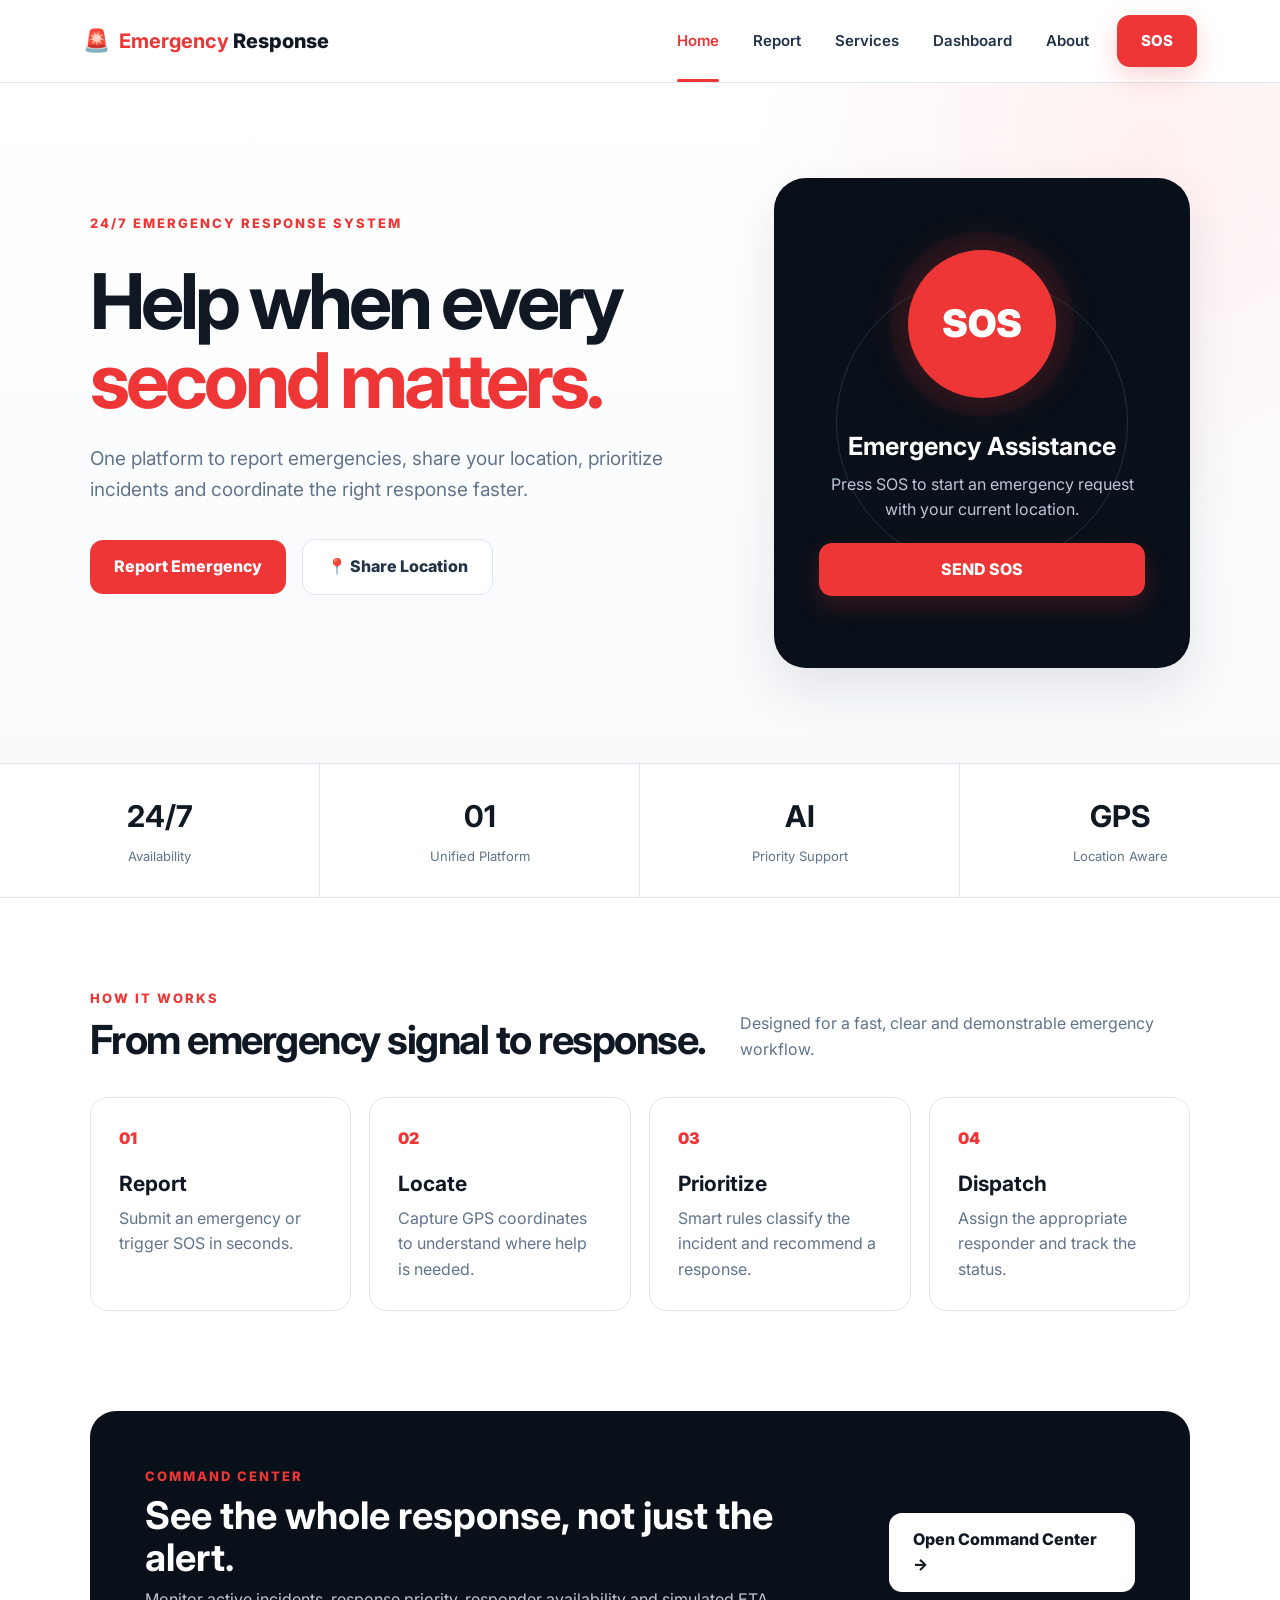
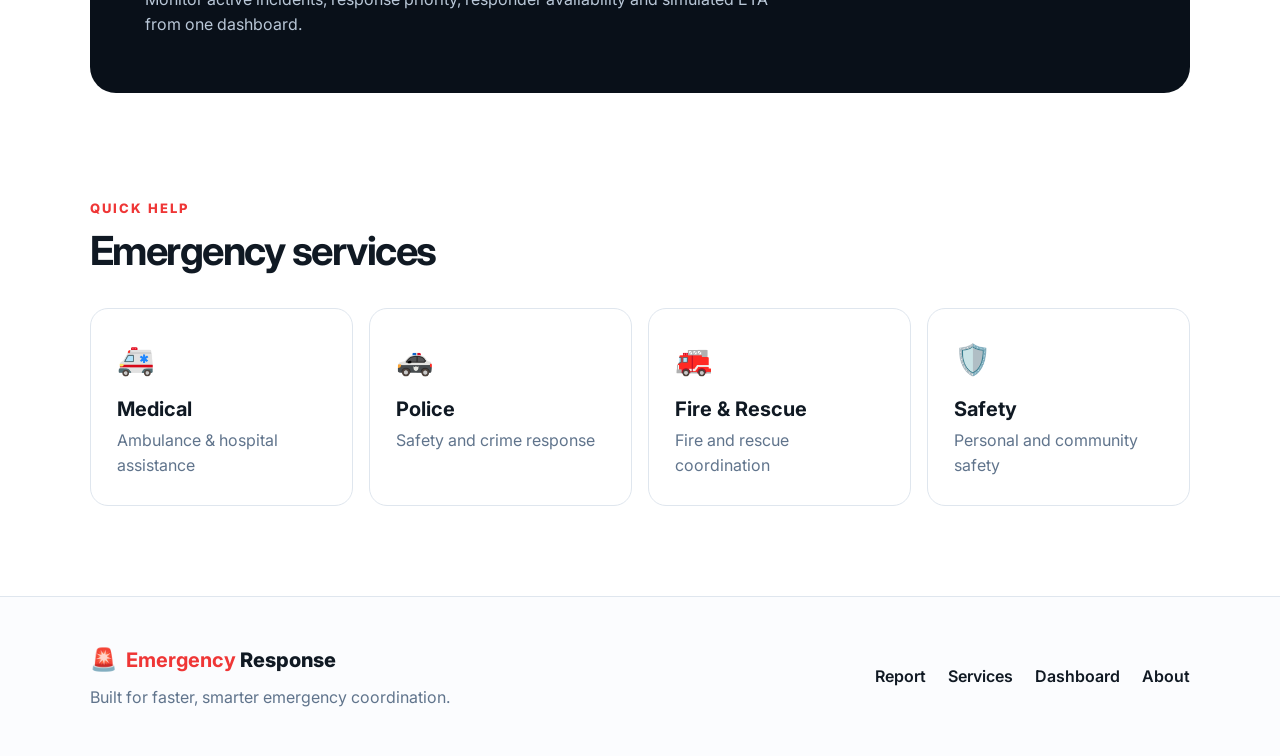
<file: index.html>
<!DOCTYPE html>
<html lang="en">
<head>
  <meta charset="UTF-8">
  <meta name="viewport" content="width=device-width, initial-scale=1.0">

  <meta
    name="description"
    content="Emergency Response Platform - fast, location-aware emergency coordination."
  >

  <title>Emergency Response | Home</title>

  <!-- FAVICON -->
  <link rel="icon" type="image/x-icon" href="logo.ico">
  <link rel="shortcut icon" type="image/x-icon" href="logo.ico">
  
  <link rel="preconnect" href="https://fonts.googleapis.com">
  <link rel="preconnect" href="https://fonts.gstatic.com" crossorigin>

  <link
    href="https://fonts.googleapis.com/css2?family=Inter:wght@400;500;600;700;800&display=swap"
    rel="stylesheet"
  >

  <link rel="stylesheet" href="css/style.css">
</head>

<body>

<header class="navbar">

  <!-- LOGO -->
  <a class="brand" href="/">
    <span class="brand-icon">🚨</span>
    <span><b>Emergency</b> Response</span>
  </a>

  <!-- NAVIGATION -->
  <nav class="nav-links" aria-label="Main navigation">
    <a class="active" href="/">Home</a>
    <a href="/report">Report</a>
    <a href="/services">Services</a>
    <a href="/dashboard">Dashboard</a>
    <a href="/about">About</a>
  </nav>

  <!-- SOS BUTTON -->
  <button class="sos-nav" onclick="openSOS()">SOS</button>

  <!-- MOBILE MENU -->
  <button
    class="menu-btn"
    onclick="toggleMenu()"
    aria-label="Open menu"
  >
    ☰
  </button>

</header>


<main>

  <!-- HERO SECTION -->
  <section class="hero">

    <div class="hero-copy">

      <div class="eyebrow">
        24/7 EMERGENCY RESPONSE SYSTEM
      </div>

      <h1>
        Help when every<br>
        <span>second matters.</span>
      </h1>

      <p class="hero-text">
        One platform to report emergencies, share your location,
        prioritize incidents and coordinate the right response faster.
      </p>

      <div class="hero-actions">

        <!-- CLEAN URL -->
        <a
          class="btn btn-primary"
          href="/report"
        >
          Report Emergency
        </a>

        <button
          class="btn btn-secondary"
          onclick="shareLocation()"
        >
          📍 Share Location
        </button>

      </div>

      <div
        id="locationStatus"
        class="location-status"
        aria-live="polite"
      ></div>

    </div>


    <!-- SOS CARD -->
    <div class="sos-card">

      <div class="pulse-ring"></div>

      <div class="sos-circle">
        SOS
      </div>

      <h2>
        Emergency Assistance
      </h2>

      <p>
        Press SOS to start an emergency request
        with your current location.
      </p>

      <button
        class="btn btn-danger wide"
        onclick="openSOS()"
      >
        SEND SOS
      </button>

    </div>

  </section>


  <!-- STATS -->
  <section class="stats-strip">

    <div>
      <strong>24/7</strong>
      <span>Availability</span>
    </div>

    <div>
      <strong>01</strong>
      <span>Unified Platform</span>
    </div>

    <div>
      <strong>AI</strong>
      <span>Priority Support</span>
    </div>

    <div>
      <strong>GPS</strong>
      <span>Location Aware</span>
    </div>

  </section>


  <!-- HOW IT WORKS -->
  <section class="section">

    <div class="section-heading">

      <div>

        <div class="eyebrow">
          HOW IT WORKS
        </div>

        <h2>
          From emergency signal to response.
        </h2>

      </div>

      <p>
        Designed for a fast, clear and demonstrable
        emergency workflow.
      </p>

    </div>


    <div class="workflow">

      <div class="workflow-card">

        <span>01</span>

        <h3>
          Report
        </h3>

        <p>
          Submit an emergency or trigger SOS in seconds.
        </p>

      </div>


      <div class="workflow-card">

        <span>02</span>

        <h3>
          Locate
        </h3>

        <p>
          Capture GPS coordinates to understand
          where help is needed.
        </p>

      </div>


      <div class="workflow-card">

        <span>03</span>

        <h3>
          Prioritize
        </h3>

        <p>
          Smart rules classify the incident and
          recommend a response.
        </p>

      </div>


      <div class="workflow-card">

        <span>04</span>

        <h3>
          Dispatch
        </h3>

        <p>
          Assign the appropriate responder and
          track the status.
        </p>

      </div>

    </div>

  </section>


  <!-- COMMAND CENTER -->
  <section class="feature-band">

    <div>

      <div class="eyebrow">
        COMMAND CENTER
      </div>

      <h2>
        See the whole response,
        not just the alert.
      </h2>

      <p>
        Monitor active incidents, response priority,
        responder availability and simulated ETA
        from one dashboard.
      </p>

    </div>

    <!-- CLEAN URL -->
    <a
      class="btn btn-light"
      href="/dashboard"
    >
      Open Command Center →
    </a>

  </section>


  <!-- QUICK HELP -->
  <section class="section compact">

    <div class="section-heading">

      <div>

        <div class="eyebrow">
          QUICK HELP
        </div>

        <h2>
          Emergency services
        </h2>

      </div>

    </div>


    <div class="service-grid">

      <!-- MEDICAL -->
      <a
        href="/services#medical"
        class="service-card"
      >
        <span>🚑</span>

        <h3>
          Medical
        </h3>

        <p>
          Ambulance & hospital assistance
        </p>
      </a>


      <!-- POLICE -->
      <a
        href="/services#police"
        class="service-card"
      >
        <span>🚓</span>

        <h3>
          Police
        </h3>

        <p>
          Safety and crime response
        </p>
      </a>


      <!-- FIRE -->
      <a
        href="/services#fire"
        class="service-card"
      >
        <span>🚒</span>

        <h3>
          Fire & Rescue
        </h3>

        <p>
          Fire and rescue coordination
        </p>
      </a>


      <!-- SAFETY -->
      <a
        href="/services#safety"
        class="service-card"
      >
        <span>🛡️</span>

        <h3>
          Safety
        </h3>

        <p>
          Personal and community safety
        </p>
      </a>

    </div>

  </section>

</main>


<!-- FOOTER -->
<footer class="footer">

  <div>

    <!-- CLEAN HOME URL -->
    <a class="brand" href="/">
      <span class="brand-icon">🚨</span>
      <span>
        <b>Emergency</b> Response
      </span>
    </a>

    <p>
      Built for faster, smarter emergency coordination.
    </p>

  </div>


  <div>

    <a href="/report">
      Report
    </a>

    <a href="/services">
      Services
    </a>

    <a href="/dashboard">
      Dashboard
    </a>

    <a href="/about">
      About
    </a>

  </div>

</footer>


<!-- SOS MODAL -->
<div
  id="sosModal"
  class="modal hidden"
  role="dialog"
  aria-modal="true"
  aria-labelledby="sosTitle"
>

  <div class="modal-card">

    <button
      class="modal-close"
      onclick="closeSOS()"
      aria-label="Close"
    >
      ×
    </button>

    <div class="modal-icon">
      SOS
    </div>

    <h2 id="sosTitle">
      Start emergency assistance?
    </h2>

    <p>
      Are you unsafe? This will create a critical incident
      and share your current GPS location.
    </p>

    <div class="modal-actions">

      <button
        class="btn btn-secondary"
        onclick="closeSOS()"
      >
        Cancel
      </button>

      <button
        class="btn btn-danger"
        onclick="confirmSOS()"
      >
        Send SOS
      </button>

    </div>

    <div
      id="sosResult"
      class="result-box hidden"
    ></div>

  </div>

</div>


<script src="js/main.js"></script>

</body>
</html>
</file>
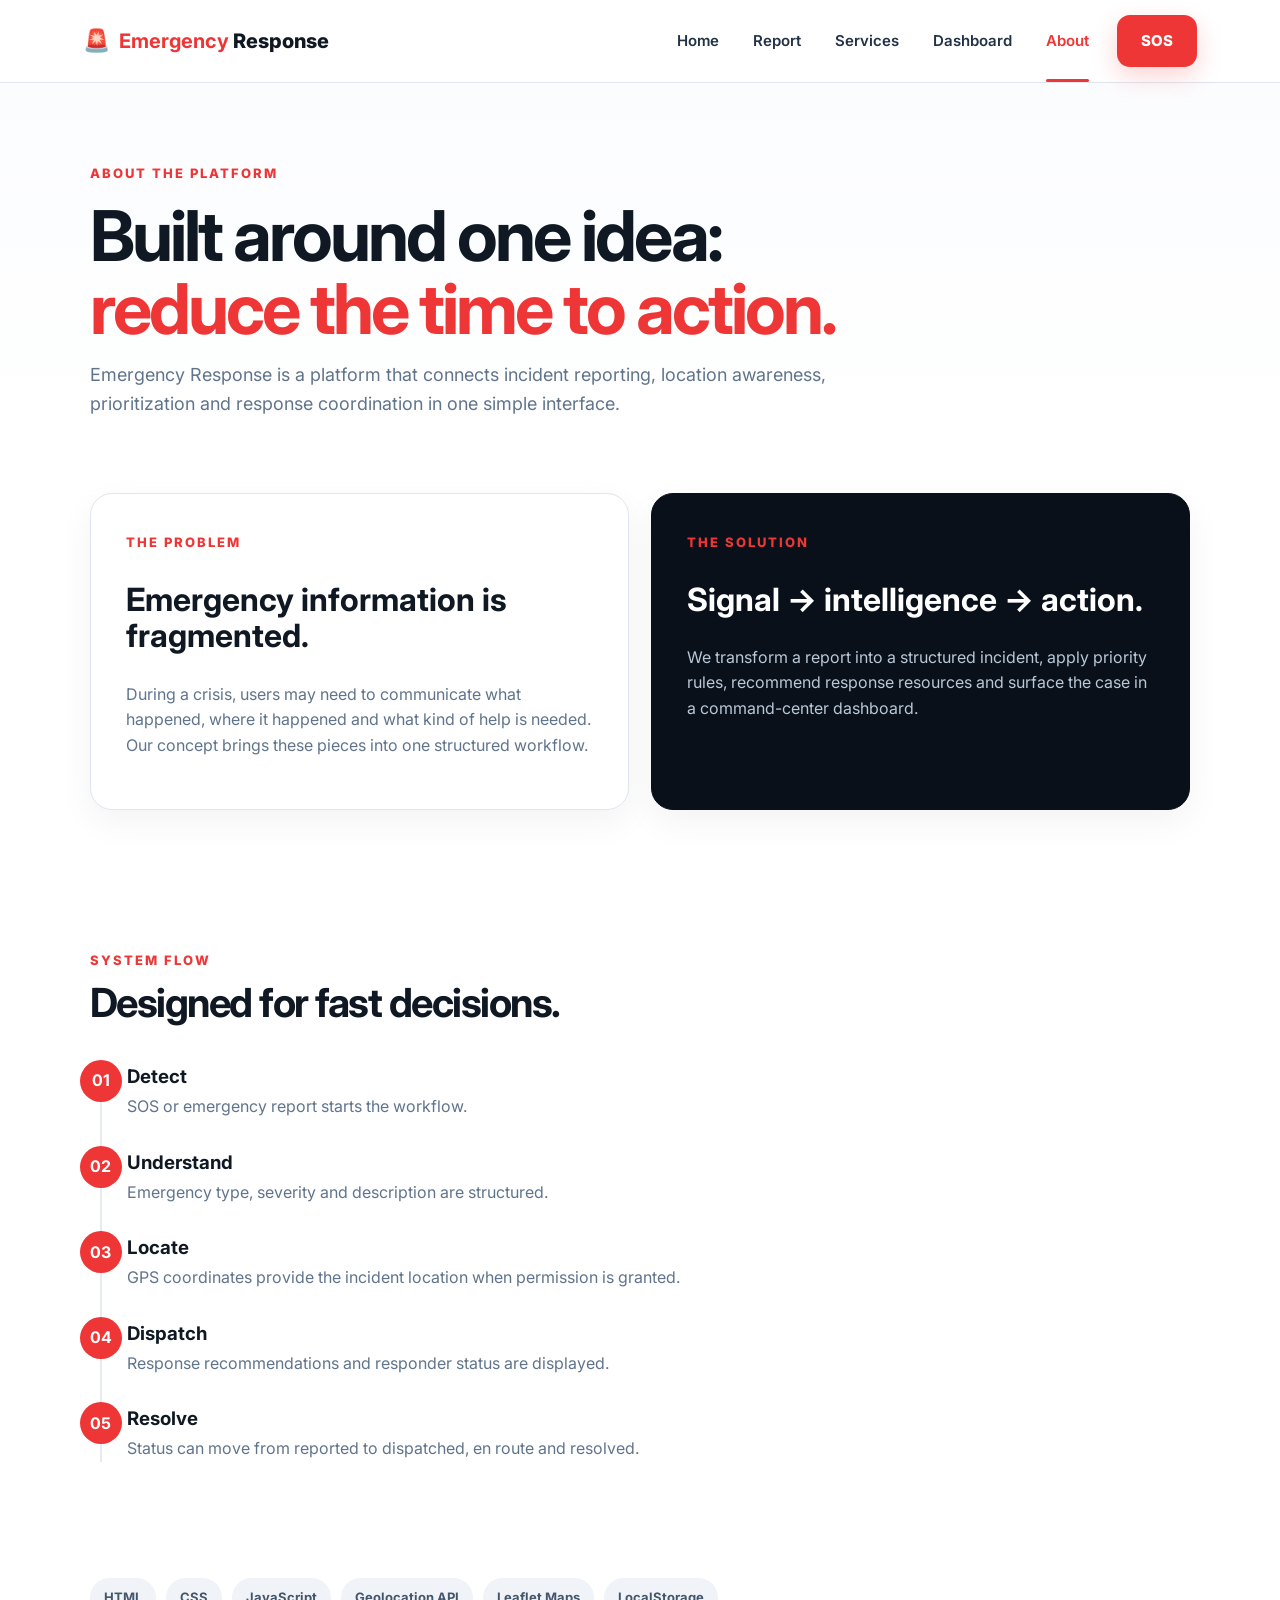
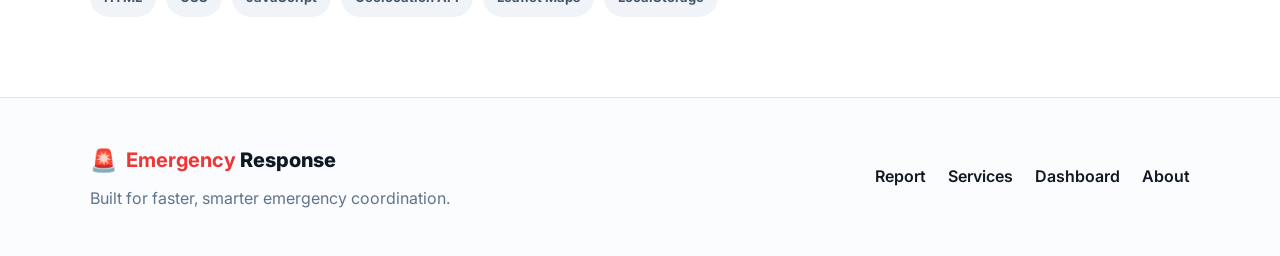
<file: about.html>
<!DOCTYPE html>
<html lang="en">

<head>
  <meta charset="UTF-8">

  <meta
    name="viewport"
    content="width=device-width, initial-scale=1.0"
  >

  <title>Emergency Response | About</title>
  <!-- FAVICON -->
  <link rel="icon" type="image/x-icon" href="logo.ico">
  <link rel="shortcut icon" type="image/x-icon" href="logo.ico">
  <link rel="preconnect" href="https://fonts.googleapis.com">
  <link rel="preconnect" href="https://fonts.gstatic.com" crossorigin>

  <link
    href="https://fonts.googleapis.com/css2?family=Inter:wght@400;500;600;700;800&display=swap"
    rel="stylesheet"
  >

  <link rel="stylesheet" href="css/style.css">
</head>


<body>

  <!-- NAVBAR -->
  <header class="navbar">

    <a class="brand" href="/">
      <span class="brand-icon">🚨</span>
      <span><b>Emergency</b> Response</span>
    </a>


    <nav class="nav-links" aria-label="Main navigation">

      <a href="/">
        Home
      </a>

      <a href="/report">
        Report
      </a>

      <a href="/services">
        Services
      </a>

      <a href="/dashboard">
        Dashboard
      </a>

      <a class="active" href="/about">
        About
      </a>

    </nav>


    <button
      class="sos-nav"
      onclick="openSOS()"
    >
      SOS
    </button>


    <button
      class="menu-btn"
      onclick="toggleMenu()"
      aria-label="Open menu"
    >
      ☰
    </button>

  </header>



  <main class="page-main">


    <!-- PAGE HERO -->
    <section class="page-hero">

      <div class="eyebrow">
        ABOUT THE PLATFORM
      </div>

      <h1>
        Built around one idea:<br>
        <span>reduce the time to action.</span>
      </h1>

      <p>
        Emergency Response is a platform that connects incident 
        reporting, location awareness, prioritization and response
        coordination in one simple interface.
      </p>

    </section>



    <!-- PROBLEM + SOLUTION -->
    <section class="about-grid">


      <!-- PROBLEM -->
      <div class="panel">

        <span class="panel-kicker">
          THE PROBLEM
        </span>

        <h2>
          Emergency information is fragmented.
        </h2>

        <p>
          During a crisis, users may need to communicate
          what happened, where it happened and what kind
          of help is needed. Our concept brings these pieces
          into one structured workflow.
        </p>

      </div>



      <!-- SOLUTION -->
      <div class="panel dark-panel">

        <span class="panel-kicker">
          THE SOLUTION
        </span>

        <h2>
          Signal → intelligence → action.
        </h2>

        <p>
          We transform a report into a structured incident,
          apply priority rules, recommend response resources
          and surface the case in a command-center dashboard.
        </p>

      </div>

    </section>



    <!-- SYSTEM FLOW -->
    <section class="section">

      <div class="section-heading">

        <div>

          <div class="eyebrow">
            SYSTEM FLOW
          </div>

          <h2>
            Designed for fast decisions.
          </h2>

        </div>

      </div>


      <div class="timeline">


        <!-- 01 -->
        <div>

          <b>
            01
          </b>

          <div>

            <h3>
              Detect
            </h3>

            <p>
              SOS or emergency report starts the workflow.
            </p>

          </div>

        </div>



        <!-- 02 -->
        <div>

          <b>
            02
          </b>

          <div>

            <h3>
              Understand
            </h3>

            <p>
              Emergency type, severity and description
              are structured.
            </p>

          </div>

        </div>



        <!-- 03 -->
        <div>

          <b>
            03
          </b>

          <div>

            <h3>
              Locate
            </h3>

            <p>
              GPS coordinates provide the incident location
              when permission is granted.
            </p>

          </div>

        </div>



        <!-- 04 -->
        <div>

          <b>
            04
          </b>

          <div>

            <h3>
              Dispatch
            </h3>

            <p>
              Response recommendations and responder
              status are displayed.
            </p>

          </div>

        </div>



        <!-- 05 -->
        <div>

          <b>
            05
          </b>

          <div>

            <h3>
              Resolve
            </h3>

            <p>
              Status can move from reported to dispatched,
              en route and resolved.
            </p>

          </div>

        </div>

      </div>

    </section>



    <!-- TECHNOLOGY -->
    <section class="tech-stack">

      <span>
        HTML
      </span>

      <span>
        CSS
      </span>

      <span>
        JavaScript
      </span>

      <span>
        Geolocation API
      </span>

      <span>
        Leaflet Maps
      </span>

      <span>
        LocalStorage
      </span>

    </section>

  </main>



  <!-- FOOTER -->
  <footer class="footer">

    <div>

      <a
        class="brand"
        href="/"
      >

        <span class="brand-icon">
          🚨
        </span>

        <span>
          <b>Emergency</b> Response
        </span>

      </a>

      <p>
        Built for faster, smarter emergency coordination.
      </p>

    </div>


    <div>

      <a href="/report">
        Report
      </a>

      <a href="/services">
        Services
      </a>

      <a href="/dashboard">
        Dashboard
      </a>

      <a href="/about">
        About
      </a>

    </div>

  </footer>



  <!-- SOS MODAL -->
  <div
    id="sosModal"
    class="modal hidden"
    role="dialog"
    aria-modal="true"
    aria-labelledby="sosTitle"
  >

    <div class="modal-card">

      <button
        class="modal-close"
        onclick="closeSOS()"
        aria-label="Close"
      >
        ×
      </button>


      <div class="modal-icon">
        SOS
      </div>


      <h2 id="sosTitle">
        Start emergency assistance?
      </h2>


      <p>
        Are you unsafe? Send SOS with location.
      </p>


      <div class="modal-actions">

        <button
          class="btn btn-secondary"
          onclick="closeSOS()"
        >
          Cancel
        </button>


        <button
          class="btn btn-danger"
          onclick="confirmSOS()"
        >
          Send SOS
        </button>

      </div>


      <div
        id="sosResult"
        class="result-box hidden"
      ></div>

    </div>

  </div>



  <script src="js/main.js"></script>

</body>

</html>
</file>
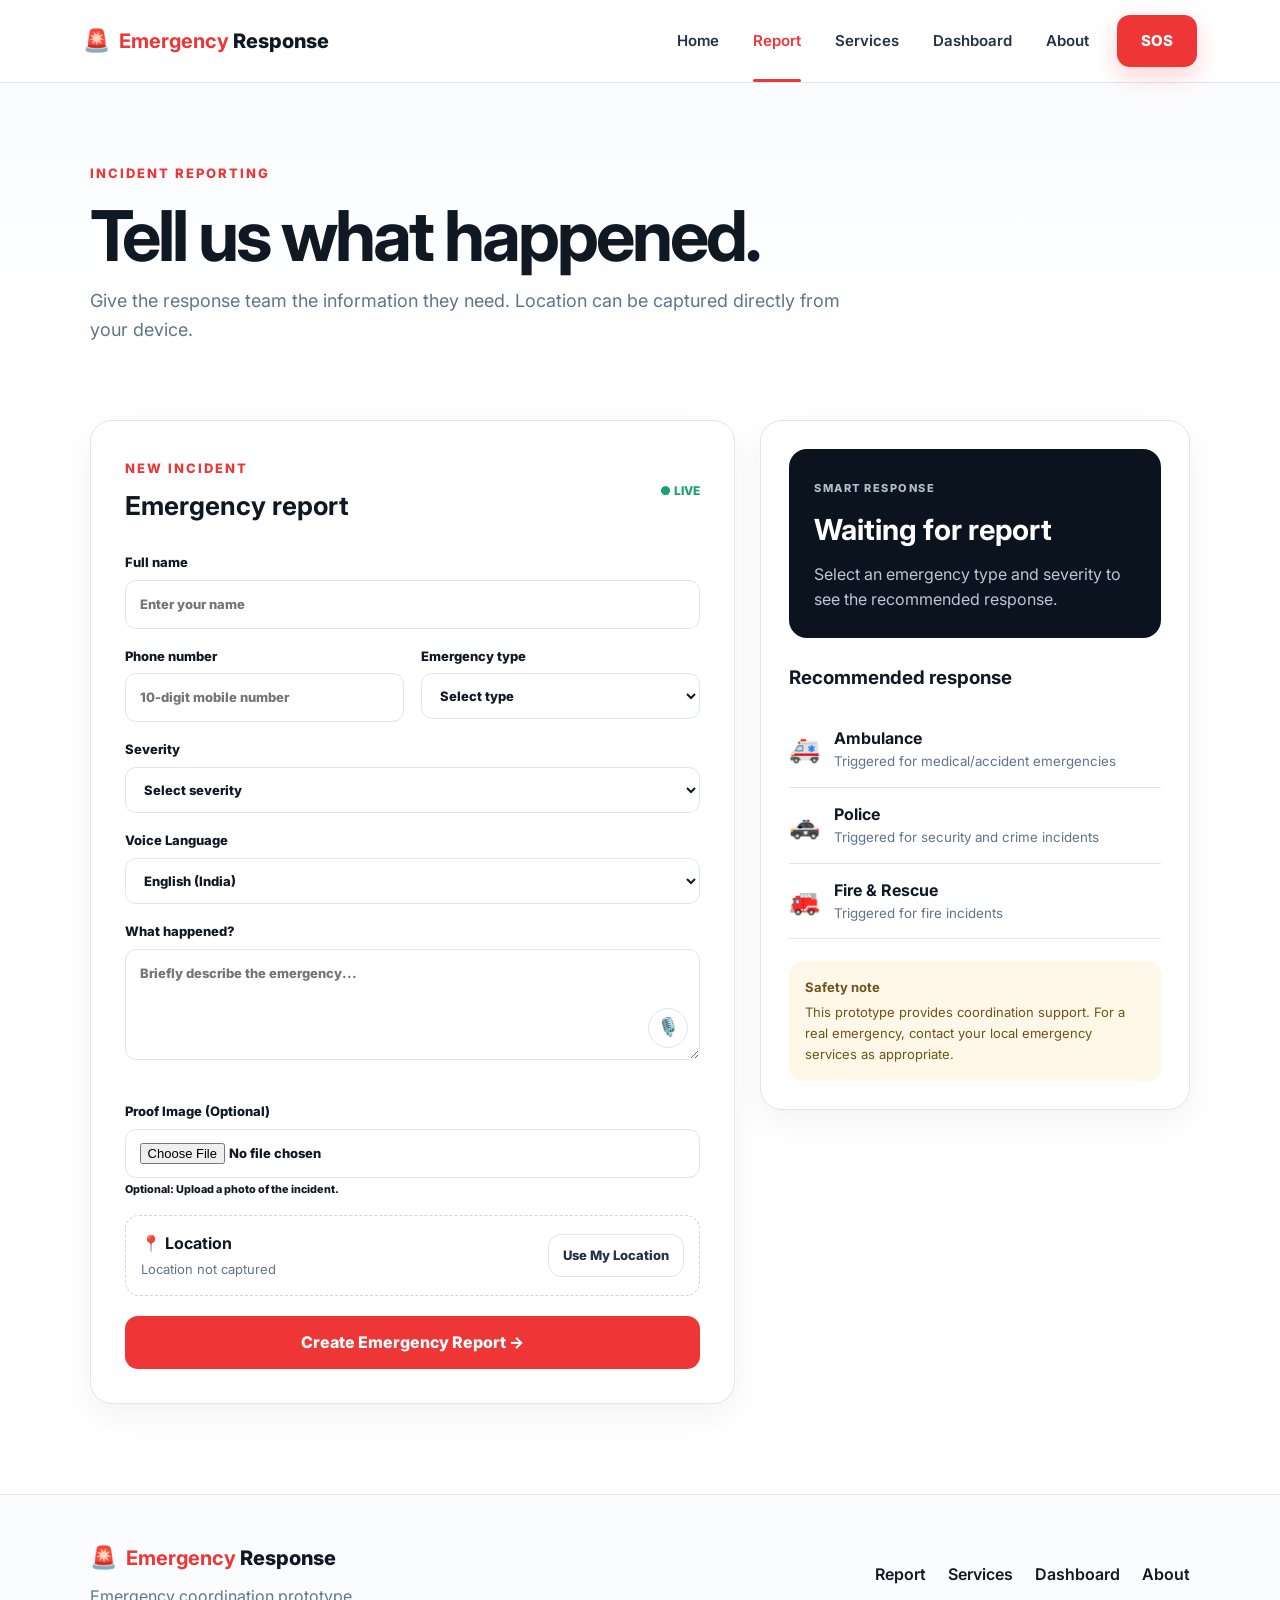
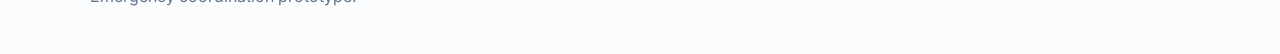
<file: report.html>
<!DOCTYPE html>
<html lang="en">

<head>
  <meta charset="UTF-8">
  <meta
    name="viewport"
    content="width=device-width, initial-scale=1.0"
  >

  <title>Emergency Response | Report</title>
  <!-- FAVICON -->
  <link rel="icon" type="image/x-icon" href="logo.ico">
  <link rel="shortcut icon" type="image/x-icon" href="logo.ico">
  <link rel="preconnect" href="https://fonts.googleapis.com">
  <link rel="preconnect" href="https://fonts.gstatic.com" crossorigin>

  <link
    href="https://fonts.googleapis.com/css2?family=Inter:wght@400;500;600;700;800&display=swap"
    rel="stylesheet"
  >

  <link rel="stylesheet" href="css/style.css">
</head>


<body>

  <!-- NAVBAR -->
  <header class="navbar">

    <a class="brand" href="/">
      <span class="brand-icon">🚨</span>
      <span><b>Emergency</b> Response</span>
    </a>


    <nav class="nav-links" aria-label="Main navigation">

      <a href="/">
        Home
      </a>

      <a class="active" href="/report">
        Report
      </a>

      <a href="/services">
        Services
      </a>

      <a href="/dashboard">
        Dashboard
      </a>

      <a href="/about">
        About
      </a>

    </nav>


    <button
      class="sos-nav"
      onclick="openSOS()"
    >
      SOS
    </button>


    <button
      class="menu-btn"
      onclick="toggleMenu()"
      aria-label="Open menu"
    >
      ☰
    </button>

  </header>



  <main class="page-main">

    <!-- PAGE HEADER -->
    <section class="page-hero">

      <div class="eyebrow">
        INCIDENT REPORTING
      </div>

      <h1>
        Tell us what happened.
      </h1>

      <p>
        Give the response team the information they need.
        Location can be captured directly from your device.
      </p>

    </section>



    <!-- REPORT SECTION -->
    <section class="report-layout">


      <!-- FORM -->
      <form
        id="reportForm"
        class="panel form-panel"
      >

        <div class="panel-head">

          <div>

            <span class="panel-kicker">
              NEW INCIDENT
            </span>

            <h2>
              Emergency report
            </h2>

          </div>

          <span class="live-dot">
            ● LIVE
          </span>

        </div>


        <!-- NAME -->
        <label>
          Full name

          <input
            id="name"
            type="text"
            placeholder="Enter your name"
            autocomplete="name"
            required
          >

        </label>


        <!-- PHONE + TYPE -->
        <div class="form-grid">

          <label>
            Phone number

            <input
              id="phone"
              type="tel"
              placeholder="10-digit mobile number"
              pattern="[0-9]{10}"
              maxlength="10"
              autocomplete="tel"
              required
            >

          </label>


          <label>
            Emergency type

            <select
              id="type"
              required
            >

              <option value="">
                Select type
              </option>

              <option value="Medical">
                Medical
              </option>

              <option value="Road Accident">
                Road Accident
              </option>

              <option value="Fire">
                Fire
              </option>

              <option value="Crime / Security">
                Crime / Security
              </option>

              <option value="Women Safety">
                Women Safety
              </option>

              <option value="Natural Disaster">
                Natural Disaster
              </option>

              <option value="Other">
                Other
              </option>

            </select>

          </label>

        </div>



        <!-- SEVERITY -->
        <label>
          Severity

          <select
            id="severity"
            required
          >

            <option value="">
              Select severity
            </option>

            <option value="Critical">
              Critical - immediate danger
            </option>

            <option value="High">
              High - urgent response
            </option>

            <option value="Medium">
              Medium - assistance needed
            </option>

            <option value="Low">
              Low - non-urgent
            </option>

          </select>

        </label>


<label>
  Voice Language

  <select id="voiceLanguage">
    <option value="en-IN">English (India)</option>
    <option value="ta-IN">தமிழ் (Tamil)</option>
    <option value="hi-IN">हिन्दी (Hindi)</option>
    <option value="te-IN">తెలుగు (Telugu)</option>
    <option value="kn-IN">ಕನ್ನಡ (Kannada)</option>
    <option value="ml-IN">മലയാളം (Malayalam)</option>
  </select>
</label>

        
<!-- What happened? -->
<label>
  What happened?

  <div class="voice-field">
    <textarea
      id="description"
      rows="4"
      placeholder="Briefly describe the emergency..."
    ></textarea>

    <button
      type="button"
      class="voice-btn"
      onclick="startVoiceInput('description')"
      aria-label="Voice input for what happened"
      title="Speak"
    >
      🎙️
    </button>
  </div>

  <small class="voice-status" id="descriptionVoiceStatus"></small>
</label>


<!-- PROOF IMAGE -->
<label>
  Proof Image
  <span class="optional-label">(Optional)</span>

  <input
    type="file"
    id="proofImage"
    accept="image/*"
  >

  <small class="field-hint">
    Optional: Upload a photo of the incident.
  </small>
</label>



        <!-- LOCATION -->
        <div class="location-box">

          <div>

            <strong>
              📍 Location
            </strong>

            <p id="locationText">
              Location not captured
            </p>

          </div>


          <button
            type="button"
            class="btn btn-secondary small"
            onclick="captureLocation()"
          >
            Use My Location
          </button>

        </div>


        <!-- HIDDEN GPS VALUES -->
        <input
          type="hidden"
          id="lat"
        >

        <input
          type="hidden"
          id="lng"
        >



        <!-- SUBMIT -->
        <button
          class="btn btn-primary wide"
          type="submit"
        >
          Create Emergency Report →
        </button>


        <!-- RESULT -->
        <div
          id="formResult"
          class="result-box hidden"
          aria-live="polite"
        ></div>

      </form>



      <!-- SMART RESPONSE SIDE -->
      <aside class="panel side-panel">


        <div class="priority-preview">

          <span>
            SMART RESPONSE
          </span>

          <strong id="priorityLabel">
            Waiting for report
          </strong>

          <p id="priorityText">
            Select an emergency type and severity
            to see the recommended response.
          </p>

        </div>



        <div class="response-list">

          <h3>
            Recommended response
          </h3>


          <div id="responseItems">

            <div class="response-item">

              <span>
                🚑
              </span>

              <div>
                <b>
                  Ambulance
                </b>

                <small>
                  Triggered for medical/accident emergencies
                </small>
              </div>

            </div>


            <div class="response-item">

              <span>
                🚓
              </span>

              <div>
                <b>
                  Police
                </b>

                <small>
                  Triggered for security and crime incidents
                </small>
              </div>

            </div>


            <div class="response-item">

              <span>
                🚒
              </span>

              <div>
                <b>
                  Fire & Rescue
                </b>

                <small>
                  Triggered for fire incidents
                </small>
              </div>

            </div>

          </div>

        </div>



        <!-- SAFETY NOTE -->
        <div class="safety-note">

          <b>
            Safety note
          </b>

          <p>
            This prototype provides coordination support.
            For a real emergency, contact your local
            emergency services as appropriate.
          </p>

        </div>

      </aside>

    </section>

  </main>



  <!-- FOOTER -->
  <footer class="footer">

    <div>

      <a
        class="brand"
        href="/"
      >

        <span class="brand-icon">
          🚨
        </span>

        <span>
          <b>Emergency</b> Response
        </span>

      </a>

      <p>
        Emergency coordination prototype.
      </p>

    </div>


    <div>

      <a href="/report">
        Report
      </a>

      <a href="/services">
        Services
      </a>

      <a href="/dashboard">
        Dashboard
      </a>

      <a href="/about">
        About
      </a>

    </div>

  </footer>



  <!-- SOS MODAL -->
  <div
    id="sosModal"
    class="modal hidden"
    role="dialog"
    aria-modal="true"
    aria-labelledby="sosTitle"
  >

    <div class="modal-card">

      <button
        class="modal-close"
        onclick="closeSOS()"
        aria-label="Close"
      >
        ×
      </button>


      <div class="modal-icon">
        SOS
      </div>


      <h2 id="sosTitle">
        Start emergency assistance?
      </h2>


      <p>
        Are you unsafe? Send SOS with location.
      </p>


      <div class="modal-actions">

        <button
          class="btn btn-secondary"
          onclick="closeSOS()"
        >
          Cancel
        </button>


        <button
          class="btn btn-danger"
          onclick="confirmSOS()"
        >
          Send SOS
        </button>

      </div>


      <div
        id="sosResult"
        class="result-box hidden"
      ></div>

    </div>

  </div>



  <!-- JAVASCRIPT -->
  <script src="js/main.js"></script>
  <script src="js/report.js"></script>

</body>

</html>
</file>
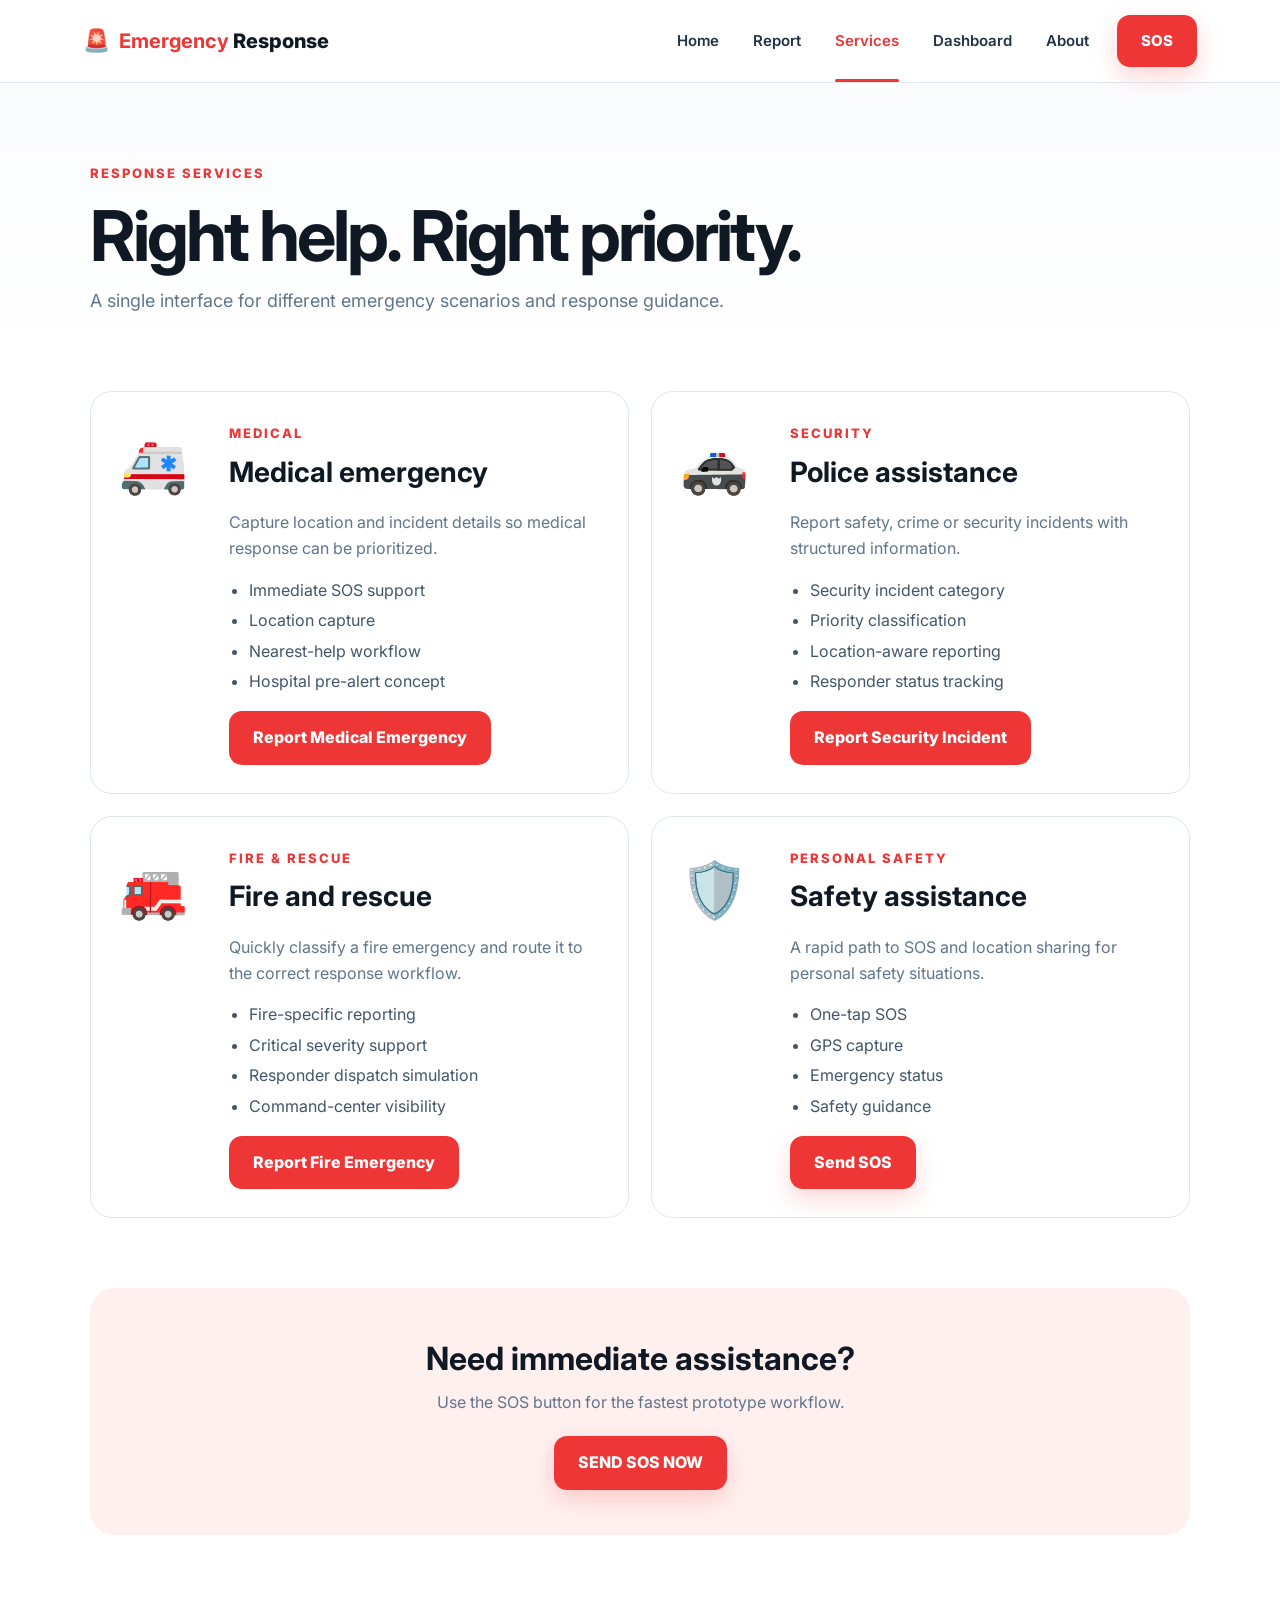
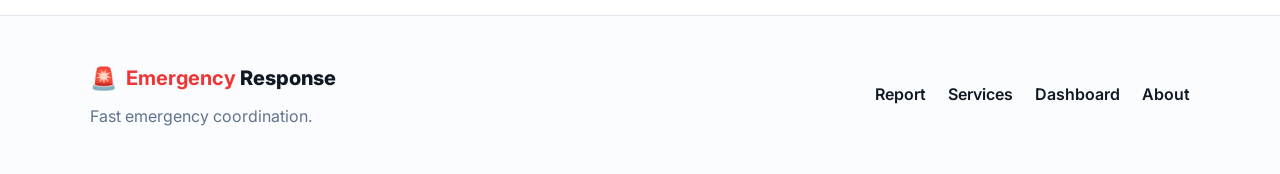
<file: services.html>
<!DOCTYPE html>
<html lang="en">

<head>
  <meta charset="UTF-8">

  <meta
    name="viewport"
    content="width=device-width, initial-scale=1.0"
  >

  <title>Emergency Response | Services</title>
  <!-- FAVICON -->
  <link rel="icon" type="image/x-icon" href="logo.ico">
  <link rel="shortcut icon" type="image/x-icon" href="logo.ico">
  <link rel="preconnect" href="https://fonts.googleapis.com">
  <link rel="preconnect" href="https://fonts.gstatic.com" crossorigin>

  <link
    href="https://fonts.googleapis.com/css2?family=Inter:wght@400;500;600;700;800&display=swap"
    rel="stylesheet"
  >

  <link rel="stylesheet" href="css/style.css">
</head>


<body>

  <!-- NAVBAR -->
  <header class="navbar">

    <!-- LOGO -->
    <a class="brand" href="/">
      <span class="brand-icon">🚨</span>
      <span><b>Emergency</b> Response</span>
    </a>


    <!-- NAVIGATION -->
    <nav class="nav-links" aria-label="Main navigation">

      <a href="/">
        Home
      </a>

      <a href="/report">
        Report
      </a>

      <a class="active" href="/services">
        Services
      </a>

      <a href="/dashboard">
        Dashboard
      </a>

      <a href="/about">
        About
      </a>

    </nav>


    <!-- SOS -->
    <button
      class="sos-nav"
      onclick="openSOS()"
    >
      SOS
    </button>


    <!-- MOBILE MENU -->
    <button
      class="menu-btn"
      onclick="toggleMenu()"
      aria-label="Open menu"
    >
      ☰
    </button>

  </header>



  <main class="page-main">

    <!-- PAGE HERO -->
    <section class="page-hero">

      <div class="eyebrow">
        RESPONSE SERVICES
      </div>

      <h1>
        Right help. Right priority.
      </h1>

      <p>
        A single interface for different emergency
        scenarios and response guidance.
      </p>

    </section>



    <!-- SERVICES -->
    <section class="service-detail-grid">


      <!-- MEDICAL -->
      <article
        id="medical"
        class="service-detail"
      >

        <div class="big-icon">
          🚑
        </div>


        <div>

          <span class="panel-kicker">
            MEDICAL
          </span>

          <h2>
            Medical emergency
          </h2>

          <p>
            Capture location and incident details so
            medical response can be prioritized.
          </p>


          <ul>
            <li>
              Immediate SOS support
            </li>

            <li>
              Location capture
            </li>

            <li>
              Nearest-help workflow
            </li>

            <li>
              Hospital pre-alert concept
            </li>
          </ul>


          <!-- CLEAN URL -->
          <a
            class="btn btn-primary"
            href="/report?type=Medical"
          >
            Report Medical Emergency
          </a>

        </div>

      </article>



      <!-- POLICE -->
      <article
        id="police"
        class="service-detail"
      >

        <div class="big-icon">
          🚓
        </div>


        <div>

          <span class="panel-kicker">
            SECURITY
          </span>

          <h2>
            Police assistance
          </h2>

          <p>
            Report safety, crime or security incidents
            with structured information.
          </p>


          <ul>

            <li>
              Security incident category
            </li>

            <li>
              Priority classification
            </li>

            <li>
              Location-aware reporting
            </li>

            <li>
              Responder status tracking
            </li>

          </ul>


          <!-- CLEAN URL -->
          <a
            class="btn btn-primary"
            href="/report?type=Crime%20%2F%20Security"
          >
            Report Security Incident
          </a>

        </div>

      </article>



      <!-- FIRE -->
      <article
        id="fire"
        class="service-detail"
      >

        <div class="big-icon">
          🚒
        </div>


        <div>

          <span class="panel-kicker">
            FIRE & RESCUE
          </span>

          <h2>
            Fire and rescue
          </h2>

          <p>
            Quickly classify a fire emergency and route
            it to the correct response workflow.
          </p>


          <ul>

            <li>
              Fire-specific reporting
            </li>

            <li>
              Critical severity support
            </li>

            <li>
              Responder dispatch simulation
            </li>

            <li>
              Command-center visibility
            </li>

          </ul>


          <!-- CLEAN URL -->
          <a
            class="btn btn-primary"
            href="/report?type=Fire"
          >
            Report Fire Emergency
          </a>

        </div>

      </article>



      <!-- SAFETY -->
      <article
        id="safety"
        class="service-detail"
      >

        <div class="big-icon">
          🛡️
        </div>


        <div>

          <span class="panel-kicker">
            PERSONAL SAFETY
          </span>

          <h2>
            Safety assistance
          </h2>

          <p>
            A rapid path to SOS and location sharing
            for personal safety situations.
          </p>


          <ul>

            <li>
              One-tap SOS
            </li>

            <li>
              GPS capture
            </li>

            <li>
              Emergency status
            </li>

            <li>
              Safety guidance
            </li>

          </ul>


          <button
            class="btn btn-danger"
            onclick="openSOS()"
          >
            Send SOS
          </button>

        </div>

      </article>

    </section>



    <!-- SOS CALLOUT -->
    <section class="info-callout">

      <h2>
        Need immediate assistance?
      </h2>

      <p>
        Use the SOS button for the fastest
        prototype workflow.
      </p>

      <button
        class="btn btn-danger"
        onclick="openSOS()"
      >
        SEND SOS NOW
      </button>

    </section>

  </main>



  <!-- FOOTER -->
  <footer class="footer">

    <div>

      <a
        class="brand"
        href="/"
      >

        <span class="brand-icon">
          🚨
        </span>

        <span>
          <b>Emergency</b> Response
        </span>

      </a>

      <p>
        Fast emergency coordination.
      </p>

    </div>


    <div>

      <a href="/report">
        Report
      </a>

      <a href="/services">
        Services
      </a>

      <a href="/dashboard">
        Dashboard
      </a>

      <a href="/about">
        About
      </a>

    </div>

  </footer>



  <!-- SOS MODAL -->
  <div
    id="sosModal"
    class="modal hidden"
    role="dialog"
    aria-modal="true"
    aria-labelledby="sosTitle"
  >

    <div class="modal-card">

      <button
        class="modal-close"
        onclick="closeSOS()"
        aria-label="Close"
      >
        ×
      </button>


      <div class="modal-icon">
        SOS
      </div>


      <h2 id="sosTitle">
        Start emergency assistance?
      </h2>


      <p>
        Are you unsafe? Send SOS with location.
      </p>


      <div class="modal-actions">

        <button
          class="btn btn-secondary"
          onclick="closeSOS()"
        >
          Cancel
        </button>


        <button
          class="btn btn-danger"
          onclick="confirmSOS()"
        >
          Send SOS
        </button>

      </div>


      <div
        id="sosResult"
        class="result-box hidden"
      ></div>

    </div>

  </div>



  <!-- JAVASCRIPT -->
  <script src="js/main.js"></script>

</body>

</html>
</file>
<file: css/style.css>
/* =========================================================
   EMERGENCY RESPONSE PLATFORM
   MAIN STYLE SHEET
   ========================================================= */

:root {
  --red: #ef3636;
  --red-dark: #c92727;

  --ink: #101923;
  --muted: #60748c;

  --line: #dfe6ee;
  --soft: #f6f8fb;
  --white: #ffffff;

  --dark: #091019;

  --green: #16a36a;
  --amber: #e99a16;

  --shadow: 0 20px 50px rgba(16, 25, 35, 0.10);
  --radius: 22px;
}


/* =========================================================
   RESET
   ========================================================= */

* {
  box-sizing: border-box;
}

html {
  scroll-behavior: auto;
}

body {
  margin: 0;
  padding: 0;
  font-family: Inter, system-ui, sans-serif;
  color: var(--ink);
  background: #ffffff;
  line-height: 1.6;
}

a {
  color: inherit;
  text-decoration: none;
}

button,
input,
select,
textarea {
  font: inherit;
}

button {
  cursor: pointer;
}


/* =========================================================
   NAVBAR
   ========================================================= */

.navbar {
  position: sticky;
  top: 0;
  z-index: 1000;

  min-height: 82px;

  display: flex;
  align-items: center;

  padding: 0 6.5%;
  gap: 28px;

  background: rgba(255, 255, 255, 0.97);
  border-bottom: 1px solid var(--line);

  backdrop-filter: blur(10px);
}


/* BRAND */

.brand {
  display: inline-flex;
  align-items: center;
  gap: 9px;

  font-size: 20px;
  font-weight: 800;

  white-space: nowrap;
}

.brand b {
  color: var(--red);
}

.brand-icon {
  display: inline-flex;
  align-items: center;
  justify-content: center;

  font-size: 22px;
}


/* NAVIGATION */

.nav-links {
  display: flex;
  align-items: center;

  gap: 34px;
  margin-left: auto;

  height: 100%;
}

.nav-links a {
  position: relative;

  display: flex;
  align-items: center;

  min-height: 82px;

  padding: 0;

  color: #223247;

  font-size: 15px;
  font-weight: 600;

  transition: 0.2s ease;
}

.nav-links a:hover,
.nav-links a.active {
  color: var(--red);
}

.nav-links a.active::after {
  content: "";

  position: absolute;
  left: 0;
  right: 0;
  bottom: 0;

  height: 3px;

  background: var(--red);
  border-radius: 3px;
}


/* SOS NAV BUTTON */

.sos-nav {
  border: 0;

  padding: 14px 24px;

  background: var(--red);
  color: #ffffff;

  font-size: 15px;
  font-weight: 800;

  border-radius: 13px;

  box-shadow: 0 9px 25px rgba(239, 54, 54, 0.22);

  transition: 0.2s ease;
}

.sos-nav:hover {
  background: var(--red-dark);

  transform: translateY(-2px);

  box-shadow: 0 12px 30px rgba(239, 54, 54, 0.30);
}


/* MOBILE MENU BUTTON */

.menu-btn {
  display: none;

  border: 0;
  background: transparent;

  color: var(--ink);

  font-size: 25px;
  line-height: 1;

  padding: 5px;
}


/* =========================================================
   HERO
   ========================================================= */

.hero {
  min-height: 680px;

  display: grid;
  grid-template-columns: 1.2fr 0.8fr;

  gap: 60px;

  align-items: center;

  padding: 70px 7%;

  background:
    radial-gradient(
      circle at 90% 10%,
      #fff0f0 0,
      transparent 30%
    ),
    linear-gradient(
      180deg,
      #ffffff,
      #f8fafc
    );
}

.hero-copy {
  max-width: 780px;
}

.eyebrow,
.panel-kicker {
  color: var(--red);

  font-size: 13px;
  font-weight: 800;

  letter-spacing: 2px;
}

.hero h1 {
  margin: 28px 0 24px;

  font-size: clamp(48px, 6vw, 82px);
  line-height: 1.03;

  letter-spacing: -4px;
}

.hero h1 span,
.page-hero h1 span {
  color: var(--red);
}

.hero-text {
  max-width: 720px;

  margin: 0;

  color: var(--muted);

  font-size: 19px;
}

.hero-actions {
  display: flex;
  align-items: center;

  gap: 16px;

  margin-top: 34px;

  flex-wrap: wrap;
}


/* =========================================================
   BUTTONS
   ========================================================= */

.btn {
  display: inline-flex;
  align-items: center;
  justify-content: center;

  min-height: 50px;

  padding: 14px 24px;

  border: 0;
  border-radius: 13px;

  font-weight: 800;

  transition: 0.2s ease;
}

.btn:hover {
  transform: translateY(-2px);
}

.btn-primary {
  background: var(--red);
  color: #ffffff;
}

.btn-primary:hover {
  background: var(--red-dark);
}

.btn-danger {
  background: var(--red);
  color: #ffffff;

  box-shadow: 0 10px 25px rgba(239, 54, 54, 0.20);
}

.btn-danger:hover {
  background: var(--red-dark);
}

.btn-secondary {
  background: #ffffff;
  color: #223247;

  border: 1px solid var(--line);
}

.btn-secondary:hover {
  background: #f8fafc;
}

.btn-light {
  background: #ffffff;
  color: var(--ink);
}

.btn.small {
  min-height: 42px;

  padding: 10px 14px;

  font-size: 13px;
}

.wide {
  width: 100%;
}


/* =========================================================
   LOCATION STATUS
   ========================================================= */

.location-status {
  min-height: 22px;

  margin-top: 16px;

  color: var(--green);

  font-size: 14px;
  font-weight: 600;
}


/* =========================================================
   SOS CARD
   ========================================================= */

.sos-card {
  position: relative;

  min-height: 490px;

  display: flex;
  flex-direction: column;

  align-items: center;
  justify-content: center;

  padding: 55px 45px;

  overflow: hidden;

  border-radius: 32px;

  background: var(--dark);
  color: #ffffff;

  text-align: center;

  box-shadow: var(--shadow);
}

.sos-card::before {
  content: "";

  position: absolute;

  width: 290px;
  height: 290px;

  border: 1px solid #24303c;

  border-radius: 50%;
}

.sos-circle {
  position: relative;
  z-index: 1;

  width: 148px;
  height: 148px;

  display: grid;
  place-items: center;

  border-radius: 50%;

  background: var(--red);

  font-size: 38px;
  font-weight: 900;

  box-shadow:
    0 0 0 18px rgba(239, 54, 54, 0.05),
    0 0 40px rgba(239, 54, 54, 0.25);
}

.sos-card h2 {
  position: relative;
  z-index: 1;

  margin: 28px 0 6px;

  font-size: 25px;
}

.sos-card p {
  position: relative;
  z-index: 1;

  max-width: 360px;

  margin: 0;

  color: #b9c7d7;
}

.sos-card .btn {
  position: relative;
  z-index: 1;

  margin-top: 20px;
}


/* =========================================================
   STATS
   ========================================================= */

.stats-strip {
  display: grid;
  grid-template-columns: repeat(4, 1fr);

  border-top: 1px solid var(--line);
  border-bottom: 1px solid var(--line);
}

.stats-strip div {
  padding: 28px;

  text-align: center;

  border-right: 1px solid var(--line);
}

.stats-strip div:last-child {
  border-right: 0;
}

.stats-strip strong {
  display: block;

  margin-bottom: 3px;

  font-size: 30px;
}

.stats-strip span {
  color: var(--muted);

  font-size: 13px;
}


/* =========================================================
   GENERAL SECTION
   ========================================================= */

.section {
  padding: 90px 7%;
}

.section.compact {
  padding-top: 35px;
}

.section-heading {
  display: flex;
  align-items: end;
  justify-content: space-between;

  gap: 30px;

  margin-bottom: 35px;
}

.section-heading h2 {
  margin: 10px 0 0;

  font-size: 40px;
  line-height: 1.1;

  letter-spacing: -1.5px;
}

.section-heading > p {
  max-width: 450px;

  margin: 0;

  color: var(--muted);
}


/* =========================================================
   WORKFLOW
   ========================================================= */

.workflow {
  display: grid;
  grid-template-columns: repeat(4, 1fr);

  gap: 18px;
}

.workflow-card {
  padding: 28px;

  background: #ffffff;

  border: 1px solid var(--line);
  border-radius: 18px;

  transition: 0.2s ease;
}

.workflow-card:hover {
  transform: translateY(-4px);
  box-shadow: var(--shadow);
}

.workflow-card span {
  color: var(--red);

  font-weight: 900;
}

.workflow-card h3 {
  margin: 15px 0 5px;

  font-size: 21px;
}

.workflow-card p {
  margin: 0;

  color: var(--muted);
}


/* =========================================================
   FEATURE BAND
   ========================================================= */

.feature-band {
  display: flex;
  align-items: center;
  justify-content: space-between;

  gap: 30px;

  margin: 10px 7% 70px;
  padding: 55px;

  border-radius: 26px;

  background: var(--dark);
  color: #ffffff;
}

.feature-band h2 {
  margin: 8px 0;

  font-size: 38px;
  line-height: 1.1;
}

.feature-band p {
  max-width: 650px;

  margin: 0;

  color: #b9c7d7;
}


/* =========================================================
   SERVICE CARDS
   ========================================================= */

.service-grid {
  display: grid;
  grid-template-columns: repeat(4, 1fr);

  gap: 16px;
}

.service-card {
  padding: 26px;

  background: #ffffff;

  border: 1px solid var(--line);
  border-radius: 18px;

  transition: 0.2s ease;
}

.service-card:hover {
  transform: translateY(-4px);
  box-shadow: var(--shadow);
}

.service-card span {
  display: block;

  margin-bottom: 10px;

  font-size: 30px;
}

.service-card h3 {
  margin: 0 0 3px;

  font-size: 20px;
}

.service-card p {
  margin: 0;

  color: var(--muted);
}


/* =========================================================
   FOOTER
   ========================================================= */

.footer {
  display: flex;
  align-items: center;
  justify-content: space-between;

  gap: 40px;

  padding: 45px 7%;

  background: #fbfcfe;

  border-top: 1px solid var(--line);
}

.footer p {
  margin: 8px 0 0;

  color: var(--muted);
}

.footer > div:last-child {
  display: flex;
  align-items: center;

  gap: 22px;

  font-weight: 600;
}

.footer > div:last-child a {
  transition: 0.2s ease;
}

.footer > div:last-child a:hover {
  color: var(--red);
}


/* =========================================================
   PAGE HEADER
   ========================================================= */

.page-main {
  min-height: calc(100vh - 82px);
}

.page-hero {
  padding: 80px 7% 55px;

  background: linear-gradient(
    180deg,
    #fbfcfe,
    #ffffff
  );
}

.page-hero h1 {
  margin: 15px 0;

  font-size: clamp(44px, 6vw, 70px);
  line-height: 1.05;

  letter-spacing: -3px;
}

.page-hero p {
  max-width: 760px;

  margin: 0;

  color: var(--muted);

  font-size: 18px;
}


/* =========================================================
   REPORT PAGE
   ========================================================= */

.report-layout {
  display: grid;
  grid-template-columns: 1.2fr 0.8fr;

  gap: 25px;

  padding: 20px 7% 90px;
}


/* PANEL */

.panel {
  background: #ffffff;

  border: 1px solid var(--line);
  border-radius: var(--radius);

  box-shadow: 0 12px 35px rgba(16, 25, 35, 0.05);
}

.form-panel {
  padding: 34px;
}

.panel-head {
  display: flex;
  align-items: center;
  justify-content: space-between;

  gap: 20px;

  margin-bottom: 25px;
}

.panel-head h2 {
  margin: 5px 0 0;

  font-size: 26px;
}

.live-dot {
  color: var(--green);

  font-size: 12px;
  font-weight: 800;
}


/* FORM */

.form-panel label {
  display: block;

  margin-bottom: 17px;

  font-size: 13px;
  font-weight: 800;
}

.form-panel input,
.form-panel select,
.form-panel textarea {
  display: block;

  width: 100%;

  margin-top: 7px;

  padding: 13px 14px;

  outline: none;

  background: #ffffff;
  color: var(--ink);

  border: 1px solid var(--line);
  border-radius: 11px;
}

.form-panel input:focus,
.form-panel select:focus,
.form-panel textarea:focus {
  border-color: var(--red);

  box-shadow:
    0 0 0 3px rgba(239, 54, 54, 0.08);
}

.form-grid {
  display: grid;
  grid-template-columns: 1fr 1fr;

  gap: 17px;
}


/* LOCATION */

.location-box {
  display: flex;
  align-items: center;
  justify-content: space-between;

  gap: 15px;

  padding: 15px;
  margin: 5px 0 20px;

  border: 1px dashed #cbd6e2;
  border-radius: 14px;
}

.location-box p {
  margin: 2px 0 0;

  color: var(--muted);

  font-size: 13px;
}


/* SIDE PANEL */

.side-panel {
  height: max-content;

  padding: 28px;
}

.priority-preview {
  padding: 25px;

  background: #0b141e;
  color: #ffffff;

  border-radius: 18px;
}

.priority-preview span {
  color: #aebdcb;

  font-size: 11px;
  font-weight: 800;

  letter-spacing: 1.5px;
}

.priority-preview strong {
  display: block;

  margin: 8px 0;

  font-size: 29px;
}

.priority-preview p {
  margin: 0;

  color: #b9c7d7;
}

.response-list {
  padding-top: 25px;
}

.response-list h3 {
  margin-top: 0;
}

.response-item {
  display: flex;
  align-items: center;

  gap: 14px;

  padding: 14px 0;

  border-bottom: 1px solid var(--line);
}

.response-item > span {
  font-size: 25px;
}

.response-item b,
.response-item small {
  display: block;
}

.response-item small {
  color: var(--muted);
}


/* SAFETY */

.safety-note {
  margin-top: 22px;
  padding: 16px;

  background: #fff7e7;

  border-radius: 14px;

  color: #6f531c;

  font-size: 13px;
}

.safety-note p {
  margin: 4px 0 0;
}


/* RESULT */

.result-box {
  margin-top: 18px;
  padding: 15px;

  background: #edf9f3;

  border-radius: 13px;

  color: #146b49;

  font-weight: 700;
}

.result-box.hidden {
  display: none;
}


/* =========================================================
   SERVICES PAGE
   ========================================================= */

.service-detail-grid {
  display: grid;
  grid-template-columns: 1fr 1fr;

  gap: 22px;

  padding: 20px 7% 70px;
}

.service-detail {
  display: grid;
  grid-template-columns: 90px 1fr;

  gap: 20px;

  padding: 28px;

  border: 1px solid var(--line);
  border-radius: 22px;

  background: #ffffff;
}

.big-icon {
  font-size: 55px;
}

.service-detail h2 {
  margin: 4px 0 8px;

  font-size: 28px;
}

.service-detail p {
  color: var(--muted);
}

.service-detail ul {
  padding-left: 20px;

  color: #43556b;
}

.service-detail li {
  margin: 5px 0;
}


/* CALLOUT */

.info-callout {
  margin: 0 7% 80px;
  padding: 45px;

  background: #fff0f0;

  border-radius: 24px;

  text-align: center;
}

.info-callout h2 {
  margin: 0 0 6px;

  font-size: 32px;
}

.info-callout p {
  margin: 0 0 20px;

  color: var(--muted);
}


/* =========================================================
   ABOUT PAGE
   ========================================================= */

.about-grid {
  display: grid;
  grid-template-columns: 1fr 1fr;

  gap: 22px;

  padding: 20px 7% 50px;
}

.about-grid .panel {
  padding: 35px;
}

.about-grid h2 {
  font-size: 32px;
  line-height: 1.15;
}

.about-grid p {
  color: var(--muted);
}

.dark-panel {
  background: var(--dark);
  color: #ffffff;

  border-color: var(--dark);
}

.dark-panel p {
  color: #b9c7d7;
}


/* =========================================================
   TIMELINE
   ========================================================= */

.timeline {
  max-width: 850px;

  margin-left: 10px;

  padding-left: 0;

  border-left: 2px solid #e5ebf1;
}

.timeline > div {
  position: relative;

  display: flex;

  gap: 22px;

  margin-bottom: 26px;

  padding-left: 25px;
}

.timeline > div > b {
  position: absolute;

  left: -22px;

  width: 42px;
  height: 42px;

  display: grid;
  place-items: center;

  background: var(--red);
  color: #ffffff;

  border-radius: 50%;
}

.timeline h3 {
  margin: 2px 0;
}

.timeline p {
  margin: 0;

  color: var(--muted);
}


/* =========================================================
   TECHNOLOGY STACK
   ========================================================= */

.tech-stack {
  display: flex;
  flex-wrap: wrap;

  gap: 10px;

  padding: 0 7% 80px;
}

.tech-stack span {
  padding: 9px 14px;

  background: #f0f3f7;

  border-radius: 999px;

  color: #44566c;

  font-size: 13px;
  font-weight: 700;
}


/* =========================================================
   SOS MODAL
   ========================================================= */

.modal {
  position: fixed;
  inset: 0;
  z-index: 3000;

  display: grid;
  place-items: center;

  padding: 20px;

  background: rgba(3, 8, 13, 0.65);
}

.modal.hidden {
  display: none;
}

.modal-card {
  position: relative;

  width: min(470px, 100%);

  padding: 35px;

  background: #ffffff;

  border-radius: 24px;

  text-align: center;

  box-shadow:
    0 25px 70px rgba(0, 0, 0, 0.30);
}

.modal-close {
  position: absolute;

  top: 13px;
  right: 18px;

  border: 0;
  background: transparent;

  color: #667;

  font-size: 30px;

  line-height: 1;
}

.modal-icon {
  width: 80px;
  height: 80px;

  display: grid;
  place-items: center;

  margin: 0 auto 18px;

  background: var(--red);
  color: #ffffff;

  border-radius: 50%;

  font-size: 23px;
  font-weight: 900;
}

.modal-card h2 {
  margin: 0;
}

.modal-card p {
  color: var(--muted);
}

.modal-actions {
  display: flex;
  justify-content: center;

  gap: 12px;

  margin-top: 20px;
}


/* =========================================================
   TABLET
   ========================================================= */

@media (max-width: 1100px) {

  .nav-links {
    gap: 22px;
  }

  .hero {
    gap: 40px;
  }

  .workflow,
  .service-grid {
    grid-template-columns: repeat(2, 1fr);
  }

}


/* =========================================================
   MOBILE NAVIGATION
   ========================================================= */

@media (max-width: 900px) {

  .navbar {
    min-height: 72px;

    padding: 0 5%;

    gap: 15px;
  }

  .nav-links {
    position: absolute;

    top: 72px;
    left: 0;
    right: 0;

    display: none;
    flex-direction: column;
    align-items: stretch;

    gap: 0;

    height: auto;

    margin: 0;
    padding: 10px 5% 15px;

    background: #ffffff;

    border-bottom: 1px solid var(--line);

    box-shadow: 0 15px 30px rgba(16, 25, 35, 0.08);
  }

  .nav-links.open {
    display: flex;
  }

  .nav-links a {
    min-height: auto;

    padding: 12px 0;
  }

  .nav-links a.active::after {
    display: none;
  }

  .menu-btn {
    display: block;
  }

  .hero {
    grid-template-columns: 1fr;

    padding: 55px 5%;
  }

  .stats-strip {
    grid-template-columns: 1fr 1fr;
  }

  .section-heading {
    display: block;
  }

  .feature-band {
    flex-direction: column;
    align-items: flex-start;

    margin: 20px 5% 50px;
    padding: 35px;
  }

  .report-layout,
  .service-detail-grid,
  .about-grid {
    grid-template-columns: 1fr;

    padding-left: 5%;
    padding-right: 5%;
  }

  .page-hero {
    padding-right: 5%;
    padding-left: 5%;
  }

  .footer {
    padding: 35px 5%;
  }

}


/* =========================================================
   SMALL MOBILE
   ========================================================= */

@media (max-width: 600px) {

  .brand {
    font-size: 17px;
  }

  .brand-icon {
    font-size: 19px;
  }

  .sos-nav {
    padding: 11px 15px;
  }

  .hero {
    min-height: auto;
  }

  .hero h1 {
    font-size: 48px;

    letter-spacing: -2px;
  }

  .hero-text {
    font-size: 17px;
  }

  .hero-actions {
    width: 100%;
  }

  .hero-actions .btn {
    width: 100%;
  }

  .sos-card {
    min-height: 420px;

    padding: 40px 25px;
  }

  .stats-strip {
    grid-template-columns: 1fr;
  }

  .stats-strip div {
    border-right: 0;

    border-bottom: 1px solid var(--line);
  }

  .stats-strip div:last-child {
    border-bottom: 0;
  }

  .workflow,
  .service-grid {
    grid-template-columns: 1fr;
  }

  .form-grid {
    grid-template-columns: 1fr;
  }

  .form-panel,
  .side-panel {
    padding: 22px;
  }

  .location-box {
    align-items: flex-start;

    flex-direction: column;
  }

  .service-detail {
    grid-template-columns: 1fr;
  }

  .big-icon {
    font-size: 45px;
  }

  .page-hero h1 {
    font-size: 46px;
  }

  .feature-band h2 {
    font-size: 30px;
  }

  .footer {
    display: block;

    text-align: center;
  }

  .footer .brand {
    justify-content: center;
  }

  .footer > div:last-child {
    display: none;
  }

  .modal-card {
    padding: 30px 22px;
  }

  .modal-actions {
    flex-direction: column;
  }

  .modal-actions .btn {
    width: 100%;
  }
}

/* =========================================================
   VOICE INPUT
   ========================================================= */

.voice-field {
  position: relative;
  width: 100%;
}

.voice-field textarea {
  width: 100%;
  padding-right: 58px;
  box-sizing: border-box;
}

.voice-btn {
  position: absolute;

  right: 12px;
  bottom: 12px;

  width: 40px;
  height: 40px;

  border-radius: 50%;

  border: 1px solid #dfe6ee;

  background: #ffffff;

  cursor: pointer;

  font-size: 18px;

  display: flex;
  align-items: center;
  justify-content: center;

  transition:
    transform 0.2s ease,
    box-shadow 0.2s ease,
    background 0.2s ease;
}

.voice-btn:hover {

  transform: scale(1.08);

  background: #f6f8fb;

  box-shadow:
    0 5px 15px
    rgba(0, 0, 0, 0.10);
}

.voice-btn:active {

  transform: scale(0.95);

}

.voice-status {

  display: block;

  margin-top: 6px;

  font-size: 12px;

  color: #60748c;

  min-height: 18px;
}
</file>
